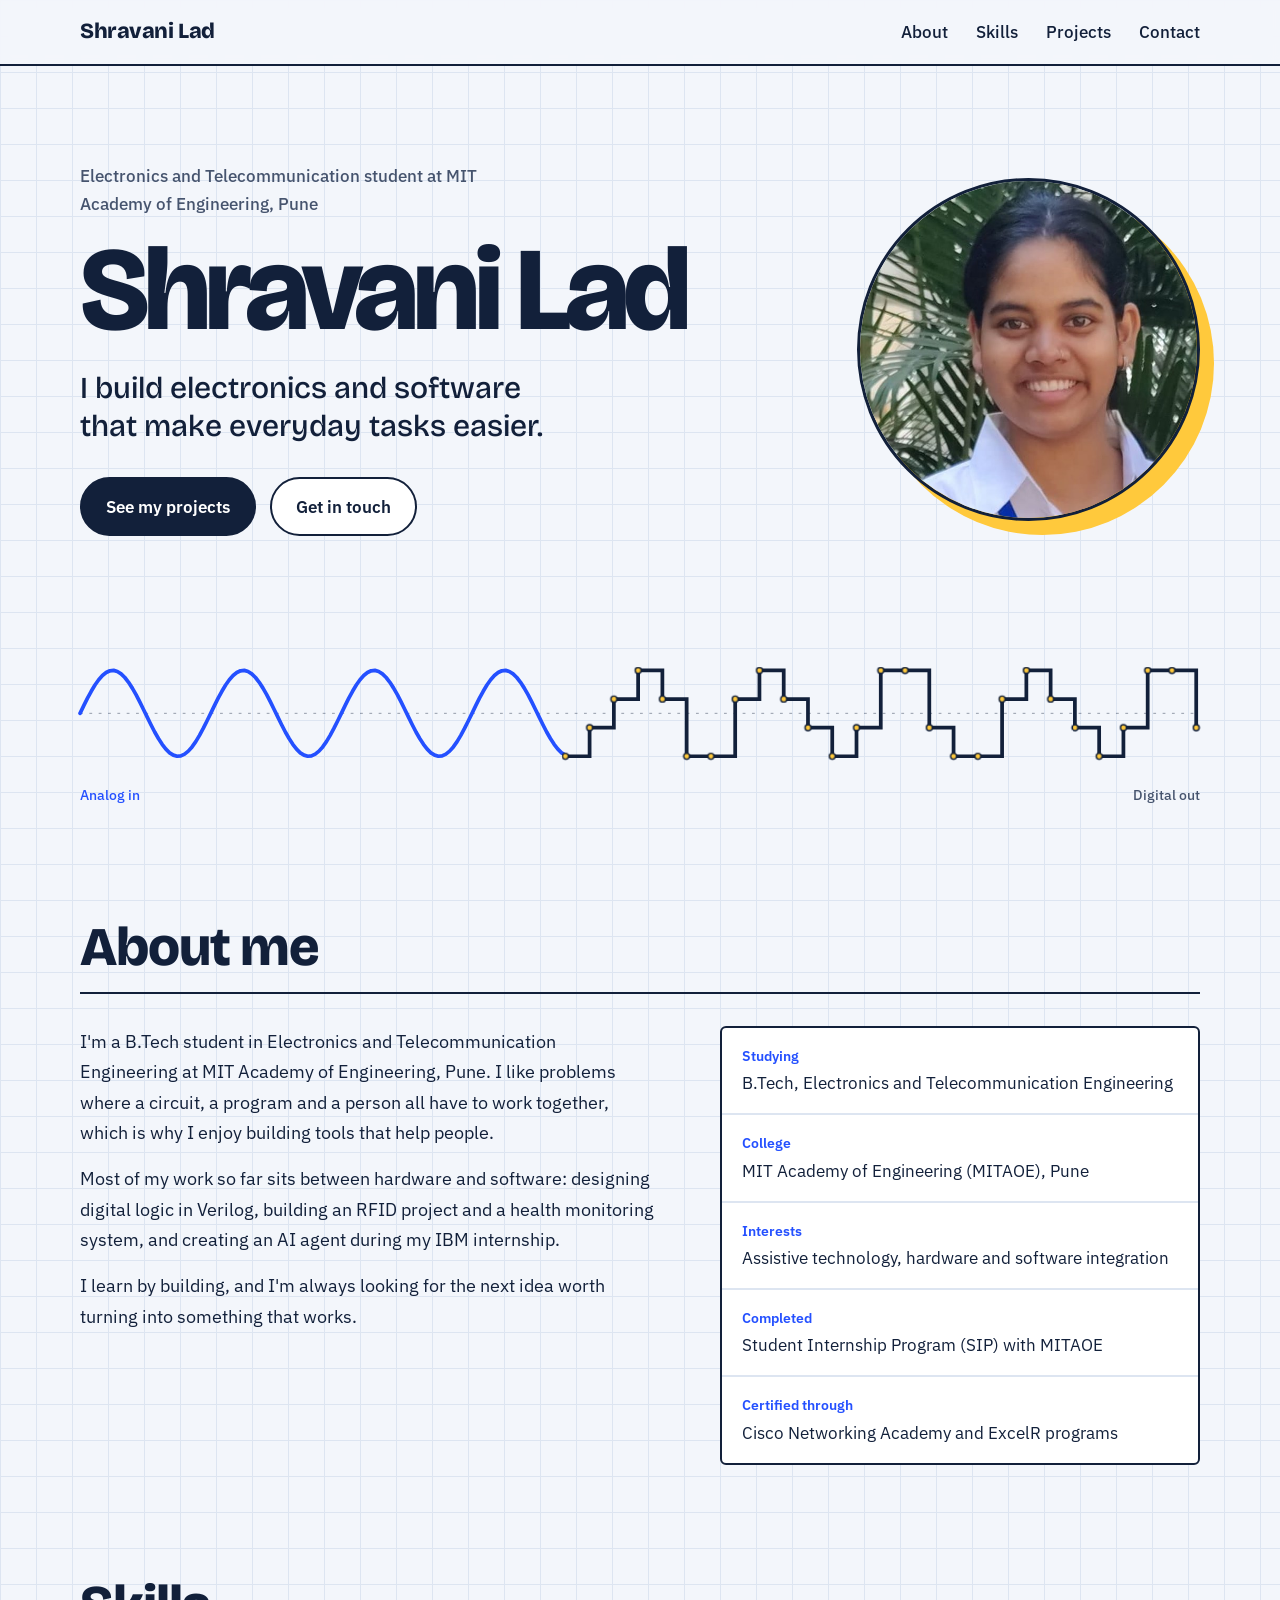
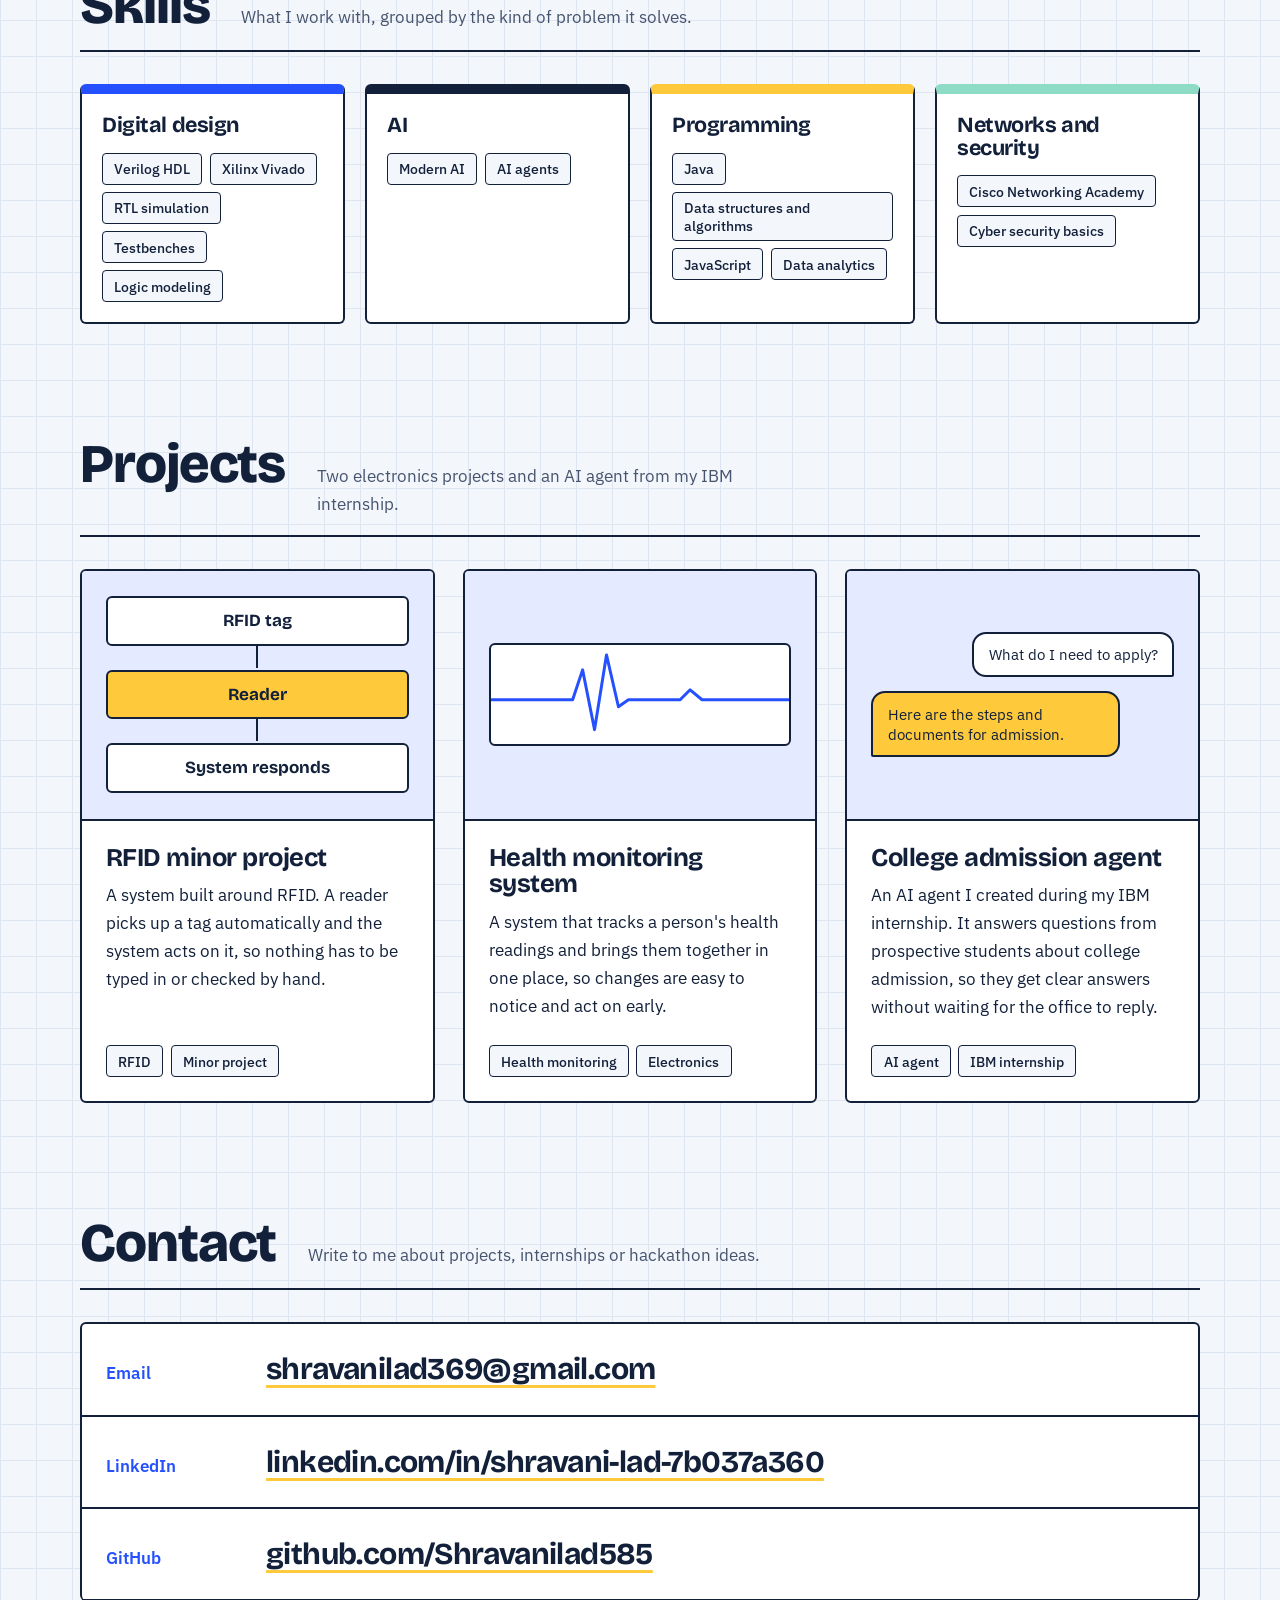
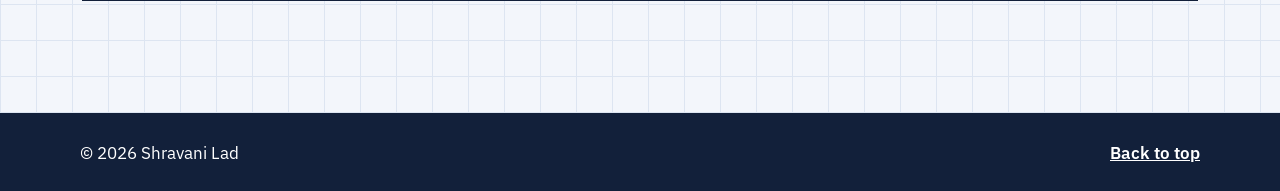
<file: index.html>
<!DOCTYPE html>
<html lang="en">
  <head>
    <meta charset="UTF-8" />
    <meta name="viewport" content="width=device-width, initial-scale=1, viewport-fit=cover" />
    <title>Shravani Lad | Electronics and Telecommunication Engineering</title>
    <meta
      name="description"
      content="Portfolio of Shravani Lad, an Electronics and Telecommunication student building electronics projects and AI agents."
    />
    <link rel="preconnect" href="https://fonts.googleapis.com" />
    <link rel="preconnect" href="https://fonts.gstatic.com" crossorigin />
    <link
      href="https://fonts.googleapis.com/css2?family=Bricolage+Grotesque:opsz,wght@12..96,500;12..96,700;12..96,800&family=IBM+Plex+Sans:wght@400;500;600&display=swap"
      rel="stylesheet"
    />
    <link rel="stylesheet" href="style.css" />
  </head>

  <body id="top">
    <a class="skip" href="#about">Skip to content</a>

    <header class="site-header">
      <nav class="nav" aria-label="Main">
        <a class="logo" href="#top">Shravani Lad</a>
        <ul class="nav-links">
          <li><a href="#about">About</a></li>
          <li><a href="#skills">Skills</a></li>
          <li><a href="#projects">Projects</a></li>
          <li><a href="#contact">Contact</a></li>
        </ul>
      </nav>
    </header>

    <main>
      <!-- INTRODUCTION -->
      <section class="hero wrap" aria-labelledby="hero-title">
        <div class="hero-text">
          <p class="hero-kicker">
            Electronics and Telecommunication student at MIT Academy of
            Engineering, Pune
          </p>
          <h1 id="hero-title">Shravani Lad</h1>
          <p class="hero-lead">
            I build electronics and software that make everyday tasks easier.
          </p>
          <div class="actions">
            <a class="btn btn-solid" href="#projects">See my projects</a>
            <a class="btn btn-line" href="#contact">Get in touch</a>
          </div>
        </div>

        <figure class="portrait">
          <span class="portrait-disc" aria-hidden="true"></span>
          <img
            src="[data-uri]"
            alt="Portrait of Shravani Lad smiling, standing in front of palm leaves"
            width="640"
            height="640"
          />
        </figure>

        <!-- Analog signal becoming a sampled, digital one -->
        <figure class="trace">
          <svg
            viewBox="0 0 1200 140"
            role="img"
            aria-label="A smooth analog sine wave on the left turns into a sampled, stepped digital signal on the right"
          >
            <line class="trace-axis" x1="0" y1="70" x2="1200" y2="70" />
            <path class="trace-analog" pathLength="1" d="M0.0,70.0 L4.0,61.8 L8.0,53.8 L12.0,46.4 L16.0,39.7 L20.0,34.0 L24.0,29.5 L28.0,26.3 L32.0,24.4 L36.0,24.0 L40.0,25.2 L44.0,27.7 L48.0,31.6 L52.0,36.8 L56.0,43.0 L60.0,50.0 L64.0,57.8 L68.0,65.9 L72.0,74.1 L76.0,82.2 L80.0,90.0 L84.0,97.0 L88.0,103.2 L92.0,108.4 L96.0,112.3 L100.0,114.8 L104.0,116.0 L108.0,115.6 L112.0,113.7 L116.0,110.5 L120.0,106.0 L124.0,100.3 L128.0,93.6 L132.0,86.2 L136.0,78.2 L140.0,70.0 L144.0,61.8 L148.0,53.8 L152.0,46.4 L156.0,39.7 L160.0,34.0 L164.0,29.5 L168.0,26.3 L172.0,24.4 L176.0,24.0 L180.0,25.2 L184.0,27.7 L188.0,31.6 L192.0,36.8 L196.0,43.0 L200.0,50.0 L204.0,57.8 L208.0,65.9 L212.0,74.1 L216.0,82.2 L220.0,90.0 L224.0,97.0 L228.0,103.2 L232.0,108.4 L236.0,112.3 L240.0,114.8 L244.0,116.0 L248.0,115.6 L252.0,113.7 L256.0,110.5 L260.0,106.0 L264.0,100.3 L268.0,93.6 L272.0,86.2 L276.0,78.2 L280.0,70.0 L284.0,61.8 L288.0,53.8 L292.0,46.4 L296.0,39.7 L300.0,34.0 L304.0,29.5 L308.0,26.3 L312.0,24.4 L316.0,24.0 L320.0,25.2 L324.0,27.7 L328.0,31.6 L332.0,36.8 L336.0,43.0 L340.0,50.0 L344.0,57.8 L348.0,65.9 L352.0,74.1 L356.0,82.2 L360.0,90.0 L364.0,97.0 L368.0,103.2 L372.0,108.4 L376.0,112.3 L380.0,114.8 L384.0,116.0 L388.0,115.6 L392.0,113.7 L396.0,110.5 L400.0,106.0 L404.0,100.3 L408.0,93.6 L412.0,86.2 L416.0,78.2 L420.0,70.0 L424.0,61.8 L428.0,53.8 L432.0,46.4 L436.0,39.7 L440.0,34.0 L444.0,29.5 L448.0,26.3 L452.0,24.4 L456.0,24.0 L460.0,25.2 L464.0,27.7 L468.0,31.6 L472.0,36.8 L476.0,43.0 L480.0,50.0 L484.0,57.8 L488.0,65.9 L492.0,74.1 L496.0,82.2 L500.0,90.0 L504.0,97.0 L508.0,103.2 L512.0,108.4 L516.0,112.3 L520.0,114.8" />
            <path class="trace-digital" pathLength="1" d="M520,116.0 L546,116.0 L546,85.3 L572,85.3 L572,54.7 L598,54.7 L598,24.0 L624,24.0 L624,54.7 L650,54.7 L650,116.0 L676,116.0 L676,116.0 L702,116.0 L702,54.7 L728,54.7 L728,24.0 L754,24.0 L754,54.7 L780,54.7 L780,85.3 L806,85.3 L806,116.0 L832,116.0 L832,85.3 L858,85.3 L858,24.0 L884,24.0 L884,24.0 L910,24.0 L910,85.3 L936,85.3 L936,116.0 L962,116.0 L962,116.0 L988,116.0 L988,54.7 L1014,54.7 L1014,24.0 L1040,24.0 L1040,54.7 L1066,54.7 L1066,85.3 L1092,85.3 L1092,116.0 L1118,116.0 L1118,85.3 L1144,85.3 L1144,24.0 L1170,24.0 L1170,24.0 L1196,24.0 L1196,85.3" />
            <g class="trace-dots"><circle cx="520" cy="116.0" r="3.2"/><circle cx="546" cy="85.3" r="3.2"/><circle cx="572" cy="54.7" r="3.2"/><circle cx="598" cy="24.0" r="3.2"/><circle cx="624" cy="54.7" r="3.2"/><circle cx="650" cy="116.0" r="3.2"/><circle cx="676" cy="116.0" r="3.2"/><circle cx="702" cy="54.7" r="3.2"/><circle cx="728" cy="24.0" r="3.2"/><circle cx="754" cy="54.7" r="3.2"/><circle cx="780" cy="85.3" r="3.2"/><circle cx="806" cy="116.0" r="3.2"/><circle cx="832" cy="85.3" r="3.2"/><circle cx="858" cy="24.0" r="3.2"/><circle cx="884" cy="24.0" r="3.2"/><circle cx="910" cy="85.3" r="3.2"/><circle cx="936" cy="116.0" r="3.2"/><circle cx="962" cy="116.0" r="3.2"/><circle cx="988" cy="54.7" r="3.2"/><circle cx="1014" cy="24.0" r="3.2"/><circle cx="1040" cy="54.7" r="3.2"/><circle cx="1066" cy="85.3" r="3.2"/><circle cx="1092" cy="116.0" r="3.2"/><circle cx="1118" cy="85.3" r="3.2"/><circle cx="1144" cy="24.0" r="3.2"/><circle cx="1170" cy="24.0" r="3.2"/><circle cx="1196" cy="85.3" r="3.2"/></g>
          </svg>
          <figcaption class="trace-caption">
            <span>Analog in</span>
            <span>Digital out</span>
          </figcaption>
        </figure>
      </section>

      <!-- ABOUT -->
      <section id="about" class="block wrap" aria-labelledby="about-title">
        <div class="block-head">
          <h2 id="about-title">About me</h2>
        </div>
        <div class="about-grid">
          <div class="prose">
            <p>
              I'm a B.Tech student in Electronics and Telecommunication
              Engineering at MIT Academy of Engineering, Pune. I like problems
              where a circuit, a program and a person all have to work together,
              which is why I enjoy building tools that help people.
            </p>
            <p>
              Most of my work so far sits between hardware and software:
              designing digital logic in Verilog, building an RFID project and
              a health monitoring system, and creating an AI agent during my
              IBM internship.
            </p>
            <p>
              I learn by building, and I'm always looking for the next idea
              worth turning into something that works.
            </p>
          </div>

          <dl class="facts">
            <div>
              <dt>Studying</dt>
              <dd>B.Tech, Electronics and Telecommunication Engineering</dd>
            </div>
            <div>
              <dt>College</dt>
              <dd>MIT Academy of Engineering (MITAOE), Pune</dd>
            </div>
            <div>
              <dt>Interests</dt>
              <dd>
                Assistive technology, hardware and software integration
              </dd>
            </div>
            <div>
              <dt>Completed</dt>
              <dd>Student Internship Program (SIP) with MITAOE</dd>
            </div>
            <div>
              <dt>Certified through</dt>
              <dd>Cisco Networking Academy and ExcelR programs</dd>
            </div>
          </dl>
        </div>
      </section>

      <!-- SKILLS -->
      <section id="skills" class="block wrap" aria-labelledby="skills-title">
        <div class="block-head">
          <h2 id="skills-title">Skills</h2>
          <p>What I work with, grouped by the kind of problem it solves.</p>
        </div>

        <div class="skills-grid">
          <article class="skill-group g-blue">
            <h3>Digital design</h3>
            <ul class="chips">
              <li>Verilog HDL</li>
              <li>Xilinx Vivado</li>
              <li>RTL simulation</li>
              <li>Testbenches</li>
              <li>Logic modeling</li>
            </ul>
          </article>

          <article class="skill-group g-ink">
            <h3>AI</h3>
            <ul class="chips">
              <li>Modern AI</li>
              <li>AI agents</li>
            </ul>
          </article>

          <article class="skill-group g-yellow">
            <h3>Programming</h3>
            <ul class="chips">
              <li>Java</li>
              <li>Data structures and algorithms</li>
              <li>JavaScript</li>
              <li>Data analytics</li>
            </ul>
          </article>

          <article class="skill-group g-mint">
            <h3>Networks and security</h3>
            <ul class="chips">
              <li>Cisco Networking Academy</li>
              <li>Cyber security basics</li>
            </ul>
          </article>
        </div>
      </section>

      <!-- PROJECTS -->
      <section id="projects" class="block wrap" aria-labelledby="projects-title">
        <div class="block-head">
          <h2 id="projects-title">Projects</h2>
          <p>
            Two electronics projects and an AI agent from my IBM internship.
          </p>
        </div>

        <div class="project-grid">
          <!-- RFID -->
          <article class="project">
            <div class="project-visual" aria-hidden="true">
              <ol class="steps">
                <li>RFID tag</li>
                <li class="hot">Reader</li>
                <li>System responds</li>
              </ol>
            </div>
            <div class="project-body">
              <h3>RFID minor project</h3>
              <p>
                A system built around RFID. A reader picks up a tag
                automatically and the system acts on it, so nothing has to be
                typed in or checked by hand.
              </p>
              <ul class="chips">
                <li>RFID</li>
                <li>Minor project</li>
              </ul>
            </div>
          </article>

          <!-- Health monitoring -->
          <article class="project">
            <div class="project-visual" aria-hidden="true">
              <svg class="pulse" viewBox="0 0 300 100" role="presentation">
                <path d="M0,55 L70,55 L82,55 L92,25 L104,85 L116,10 L128,62 L138,55 L190,55 L200,45 L212,55 L300,55" />
              </svg>
            </div>
            <div class="project-body">
              <h3>Health monitoring system</h3>
              <p>
                A system that tracks a person's health readings and brings
                them together in one place, so changes are easy to notice and
                act on early.
              </p>
              <ul class="chips">
                <li>Health monitoring</li>
                <li>Electronics</li>
              </ul>
            </div>
          </article>

          <!-- Admission agent -->
          <article class="project">
            <div class="project-visual" aria-hidden="true">
              <p class="bubble ask">What do I need to apply?</p>
              <p class="bubble reply">Here are the steps and documents for admission.</p>
            </div>
            <div class="project-body">
              <h3>College admission agent</h3>
              <p>
                An AI agent I created during my IBM internship. It answers
                questions from prospective students about college admission,
                so they get clear answers without waiting for the office to
                reply.
              </p>
              <ul class="chips">
                <li>AI agent</li>
                <li>IBM internship</li>
              </ul>
            </div>
          </article>
        </div>
      </section>

      <!-- CONTACT -->
      <section id="contact" class="block wrap" aria-labelledby="contact-title">
        <div class="block-head">
          <h2 id="contact-title">Contact</h2>
          <p>
            Write to me about projects, internships or hackathon ideas.
          </p>
        </div>

        <ul class="contact-list">
          <li>
            <span class="contact-label">Email</span>
            <a href="mailto:shravanilad369@gmail.com">shravanilad369@gmail.com</a>
          </li>
          <li>
            <span class="contact-label">LinkedIn</span>
            <a
              href="https://www.linkedin.com/in/shravani-lad-7b037a360/"
              target="_blank"
              rel="noopener"
              >linkedin.com/in/shravani-lad-7b037a360</a
            >
          </li>
          <li>
            <span class="contact-label">GitHub</span>
            <a
              href="https://github.com/Shravanilad585"
              target="_blank"
              rel="noopener"
              >github.com/Shravanilad585</a
            >
          </li>
        </ul>
      </section>
    </main>

    <footer class="site-footer">
      <div class="wrap footer-inner">
        <p>&copy; 2026 Shravani Lad</p>
        <a href="#top">Back to top</a>
      </div>
    </footer>
  </body>
</html>
</file>
<file: style.css>
/* ==========================================================
   Shravani Lad | Portfolio
   Plain CSS. Design idea: an engineer's graph-paper notebook,
   with one signal trace (analog to digital) as the signature.
   ========================================================== */

/* ---------- Tokens ---------- */
:root {
  --paper: #f3f6fb;
  --panel: #ffffff;
  --ink: #12203a;
  --ink-soft: #46546e;
  --grid: #dde5f1;
  --blue: #2450ff;
  --blue-soft: #e4eaff;
  --yellow: #ffc93c;
  --mint: #8fdcc6;

  --font-display: "Bricolage Grotesque", "Trebuchet MS", system-ui, sans-serif;
  --font-body: "IBM Plex Sans", "Segoe UI", system-ui, sans-serif;

  --page: 1120px;
  --gutter: clamp(1.25rem, 5vw, 2.5rem);
}

/* ---------- Base ---------- */
:root {
  color-scheme: light;
  padding-top: env(safe-area-inset-top, 0px);
  padding-bottom: env(safe-area-inset-bottom, 0px);
}

*,
*::before,
*::after {
  box-sizing: border-box;
}

html {
  scroll-behavior: smooth;
  scroll-padding-top: 5.5rem;
  -webkit-text-size-adjust: 100%;
}

body {
  margin: 0;
  font-family: var(--font-body);
  font-size: 1.0625rem;
  line-height: 1.65;
  color: var(--ink);
  background-color: var(--paper);
  /* graph paper */
  background-image:
    linear-gradient(var(--grid) 1px, transparent 1px),
    linear-gradient(90deg, var(--grid) 1px, transparent 1px);
  background-size: 36px 36px;
}

img,
svg {
  display: block;
  max-width: 100%;
}

h1,
h2,
h3 {
  font-family: var(--font-display);
  line-height: 1.05;
  margin: 0;
  letter-spacing: -0.02em;
}

p {
  margin: 0 0 1rem;
}

ul,
ol,
dl {
  margin: 0;
  padding: 0;
}

a {
  color: inherit;
}

:focus-visible {
  outline: 3px solid var(--blue);
  outline-offset: 3px;
  border-radius: 2px;
}

.skip {
  position: absolute;
  left: 1rem;
  top: -4rem;
  background: var(--ink);
  color: #fff;
  padding: 0.6rem 1rem;
  z-index: 20;
}
.skip:focus {
  top: 1rem;
}

.wrap {
  width: min(100% - 2 * var(--gutter), var(--page));
  margin-inline: auto;
}

/* ---------- Header ---------- */
.site-header {
  position: sticky;
  top: 0;
  z-index: 10;
  background: rgba(243, 246, 251, 0.92);
  -webkit-backdrop-filter: blur(6px);
  backdrop-filter: blur(6px);
  border-bottom: 2px solid var(--ink);
}

.nav {
  width: min(100% - 2 * var(--gutter), var(--page));
  margin-inline: auto;
  display: flex;
  align-items: center;
  justify-content: space-between;
  gap: 1.5rem;
  padding-block: 0.9rem;
}

.logo {
  font-family: var(--font-display);
  font-weight: 800;
  font-size: 1.35rem;
  letter-spacing: -0.02em;
  text-decoration: none;
}

.nav-links {
  display: flex;
  gap: 1.75rem;
  list-style: none;
}

.nav-links a {
  text-decoration: none;
  font-weight: 500;
  padding-block: 0.25rem;
  background-image: linear-gradient(var(--blue), var(--blue));
  background-repeat: no-repeat;
  background-position: 0 100%;
  background-size: 0 3px;
  transition: background-size 180ms ease;
}

.nav-links a:hover {
  background-size: 100% 3px;
}

/* ---------- Hero (introduction) ---------- */
.hero {
  display: grid;
  grid-template-columns: minmax(0, 1.35fr) minmax(0, 0.65fr);
  gap: clamp(1.5rem, 5vw, 4rem);
  align-items: center;
  padding-top: clamp(3rem, 8vw, 6rem);
}

.hero-kicker {
  font-weight: 500;
  color: var(--ink-soft);
  max-width: 46ch;
  margin-bottom: 1.1rem;
}

.hero h1 {
  font-weight: 800;
  font-size: clamp(3.2rem, 9.5vw, 7.4rem);
  letter-spacing: -0.045em;
  line-height: 0.92;
  margin-bottom: 1.5rem;
}

.hero-lead {
  font-family: var(--font-display);
  font-weight: 500;
  font-size: clamp(1.35rem, 2.6vw, 1.9rem);
  line-height: 1.25;
  max-width: 24ch;
  margin-bottom: 2rem;
}

.actions {
  display: flex;
  flex-wrap: wrap;
  gap: 0.9rem;
}

.btn {
  display: inline-block;
  font-weight: 600;
  text-decoration: none;
  padding: 0.85rem 1.5rem;
  border: 2px solid var(--ink);
  border-radius: 999px;
  transition: transform 150ms ease, box-shadow 150ms ease,
    background-color 150ms ease;
}

.btn-solid {
  background: var(--ink);
  color: #fff;
}

.btn-line {
  background: var(--panel);
  color: var(--ink);
}

.btn:hover {
  transform: translate(-2px, -2px);
  box-shadow: 4px 4px 0 var(--yellow);
}

/* Portrait */
.portrait {
  position: relative;
  margin: 0;
  justify-self: center;
  width: min(100%, 360px);
  aspect-ratio: 1;
}

.portrait-disc {
  position: absolute;
  inset: 0;
  border-radius: 50%;
  background: var(--yellow);
  transform: translate(14px, 14px);
}

.portrait img {
  position: relative;
  width: 100%;
  height: 100%;
  object-fit: cover;
  border-radius: 50%;
  border: 3px solid var(--ink);
  background: var(--panel);
}

/* Signature: analog to digital trace */
.trace {
  grid-column: 1 / -1;
  margin: clamp(1.5rem, 4vw, 3rem) 0 0;
}

.trace svg {
  width: 100%;
  height: auto;
  overflow: visible;
}

.trace-axis {
  stroke: var(--ink);
  stroke-width: 1;
  stroke-dasharray: 3 7;
  opacity: 0.45;
}

.trace-analog,
.trace-digital {
  fill: none;
  stroke-linecap: round;
  stroke-linejoin: round;
}

.trace-analog {
  stroke: var(--blue);
  stroke-width: 4;
  stroke-dasharray: 1;
  stroke-dashoffset: 0;
  animation: draw 1.6s ease-out both;
}

.trace-digital {
  stroke: var(--ink);
  stroke-width: 4;
  stroke-linejoin: miter;
  stroke-dasharray: 1;
  stroke-dashoffset: 0;
  animation: draw 1.4s ease-out 1.1s both;
}

.trace-dots circle {
  fill: var(--yellow);
  stroke: var(--ink);
  stroke-width: 1.5;
}

.trace-dots {
  animation: show 0.5s ease-out 1.1s both;
}

.trace-caption {
  display: flex;
  justify-content: space-between;
  font-size: 0.9rem;
  font-weight: 500;
  color: var(--ink-soft);
  margin-top: 0.25rem;
}

.trace-caption span:first-child {
  color: var(--blue);
}

@keyframes show {
  from {
    opacity: 0;
  }
  to {
    opacity: 1;
  }
}

@keyframes draw {
  from {
    stroke-dashoffset: 1;
  }
  to {
    stroke-dashoffset: 0;
  }
}

/* ---------- Generic sections ---------- */
.block {
  padding-top: clamp(4rem, 9vw, 7rem);
}

.block-head {
  display: flex;
  flex-wrap: wrap;
  align-items: baseline;
  gap: 0.5rem 2rem;
  padding-bottom: 1rem;
  margin-bottom: 2rem;
  border-bottom: 2px solid var(--ink);
}

.block-head h2 {
  font-weight: 800;
  font-size: clamp(2.2rem, 5vw, 3.4rem);
}

.block-head p {
  margin: 0;
  color: var(--ink-soft);
  max-width: 46ch;
}

/* ---------- About ---------- */
.about-grid {
  display: grid;
  grid-template-columns: minmax(0, 1.2fr) minmax(0, 1fr);
  gap: clamp(2rem, 5vw, 4rem);
  align-items: start;
}

.prose {
  max-width: 62ch;
}

.prose p {
  font-size: 1.15rem;
}

.facts {
  background: var(--panel);
  border: 2px solid var(--ink);
  border-radius: 6px;
}

.facts > div {
  padding: 1rem 1.25rem;
}

.facts > div + div {
  border-top: 2px solid var(--grid);
}

.facts dt {
  font-weight: 600;
  font-size: 0.9rem;
  color: var(--blue);
  margin-bottom: 0.1rem;
}

.facts dd {
  margin: 0;
}

/* ---------- Skills ---------- */
.skills-grid {
  display: grid;
  grid-template-columns: repeat(4, minmax(0, 1fr));
  gap: 1.25rem;
}

.skill-group {
  background: var(--panel);
  border: 2px solid var(--ink);
  border-top-width: 10px;
  border-radius: 6px;
  padding: 1.25rem;
}

.skill-group h3 {
  font-weight: 700;
  font-size: 1.35rem;
  margin-bottom: 1rem;
}

.g-blue {
  border-top-color: var(--blue);
}
.g-ink {
  border-top-color: var(--ink);
}
.g-yellow {
  border-top-color: var(--yellow);
}
.g-mint {
  border-top-color: var(--mint);
}

.chips {
  display: flex;
  flex-wrap: wrap;
  gap: 0.45rem;
  list-style: none;
}

.chips li {
  font-size: 0.9rem;
  font-weight: 500;
  line-height: 1.2;
  padding: 0.4rem 0.7rem;
  background: var(--paper);
  border: 1.5px solid var(--ink);
  border-radius: 4px;
}

/* ---------- Projects ---------- */
.project {
  background: var(--panel);
  border: 2px solid var(--ink);
  border-radius: 6px;
  overflow: hidden;
  display: flex;
  flex-direction: column;
}

.project h3 {
  font-weight: 700;
  font-size: 1.6rem;
  margin-bottom: 0.6rem;
}

.project-body {
  padding: 1.5rem;
  display: flex;
  flex-direction: column;
  flex: 1;
}

.project-body .chips {
  margin-top: auto;
  padding-top: 0.5rem;
}

.project-body p {
  max-width: 60ch;
}

/* Project grid */
.project-grid {
  display: grid;
  grid-template-columns: repeat(3, minmax(0, 1fr));
  gap: 1.75rem;
}

.project-visual {
  background: var(--blue-soft);
  border-bottom: 2px solid var(--ink);
  padding: 1.5rem;
  height: 250px;
  display: flex;
  flex-direction: column;
  justify-content: center;
}

/* RFID: tag, reader, response */
.steps {
  list-style: none;
  display: flex;
  flex-direction: column;
  gap: 1.5rem;
}

.steps li {
  position: relative;
  text-align: center;
  font-family: var(--font-display);
  font-weight: 700;
  background: var(--panel);
  border: 2px solid var(--ink);
  border-radius: 6px;
  padding: 0.55rem 1rem;
}

.steps li.hot {
  background: var(--yellow);
}

.steps li:not(:last-child)::after {
  content: "";
  position: absolute;
  left: 50%;
  top: 100%;
  width: 2px;
  height: 1.5rem;
  background: var(--ink);
  transform: translateX(-1px);
}

/* Health: pulse line */
.pulse {
  width: 100%;
  background: var(--panel);
  border: 2px solid var(--ink);
  border-radius: 6px;
}

.pulse path {
  fill: none;
  stroke: var(--blue);
  stroke-width: 3;
  stroke-linejoin: round;
  stroke-linecap: round;
}

/* Agent: chat bubbles */
.bubble {
  max-width: 82%;
  margin: 0 0 0.9rem;
  padding: 0.65rem 0.9rem;
  border: 2px solid var(--ink);
  font-size: 0.95rem;
  line-height: 1.35;
}

.bubble:last-child {
  margin-bottom: 0;
}

.bubble.ask {
  align-self: flex-end;
  background: var(--panel);
  border-radius: 14px 14px 2px 14px;
}

.bubble.reply {
  align-self: flex-start;
  background: var(--yellow);
  border-radius: 14px 14px 14px 2px;
}

/* ---------- Contact ---------- */
.contact-list {
  list-style: none;
  border-top: 2px solid var(--ink);
  background: var(--panel);
  border-inline: 2px solid var(--ink);
  border-radius: 6px;
}

.contact-list li {
  display: grid;
  grid-template-columns: 9rem minmax(0, 1fr);
  gap: 1rem;
  align-items: baseline;
  padding: 1.25rem 1.5rem;
  border-bottom: 2px solid var(--ink);
}

.contact-label {
  font-weight: 600;
  color: var(--blue);
}

.contact-list a {
  font-family: var(--font-display);
  font-weight: 700;
  font-size: clamp(1.15rem, 3vw, 1.9rem);
  letter-spacing: -0.02em;
  overflow-wrap: anywhere;
  text-decoration-thickness: 3px;
  text-decoration-color: var(--yellow);
  text-underline-offset: 6px;
}

.contact-list a:hover {
  text-decoration-color: var(--blue);
}

/* ---------- Footer ---------- */
.site-footer {
  margin-top: clamp(4rem, 9vw, 7rem);
  border-top: 2px solid var(--ink);
  background: var(--ink);
  color: #fff;
}

.footer-inner {
  display: flex;
  flex-wrap: wrap;
  justify-content: space-between;
  gap: 0.75rem 2rem;
  padding-block: 1.5rem;
}

.footer-inner p {
  margin: 0;
}

.footer-inner a {
  font-weight: 600;
}

/* ==========================================================
   Responsive
   ========================================================== */
@media (max-width: 1000px) {
  .project-grid {
    grid-template-columns: minmax(0, 1fr);
  }

  .skills-grid {
    grid-template-columns: repeat(2, minmax(0, 1fr));
  }
}

@media (max-width: 860px) {
  .hero {
    grid-template-columns: minmax(0, 1fr);
  }

  .portrait {
    order: -1;
    width: 190px;
    justify-self: start;
  }

  .portrait-disc {
    transform: translate(9px, 9px);
  }

  .about-grid {
    grid-template-columns: minmax(0, 1fr);
  }
}

@media (max-width: 600px) {
  .trace-analog,
  .trace-digital {
    stroke-width: 9;
  }

  .trace-dots circle {
    r: 7;
    stroke-width: 3;
  }

  body {
    font-size: 1rem;
  }

  .site-header {
    position: static;
  }

  .nav {
    flex-direction: column;
    align-items: flex-start;
    gap: 0.5rem;
  }

  .nav-links {
    gap: 1.25rem;
  }

  .skills-grid {
    grid-template-columns: minmax(0, 1fr);
  }

  .contact-list li {
    grid-template-columns: minmax(0, 1fr);
    gap: 0.25rem;
  }

  .actions .btn {
    flex: 1 1 100%;
    text-align: center;
  }
}

/* Respect people who ask for less motion */
@media (prefers-reduced-motion: reduce) {
  html {
    scroll-behavior: auto;
  }

  .trace-analog,
  .trace-digital,
  .trace-dots {
    animation: none;
  }

  .btn,
  .nav-links a {
    transition: none;
  }

  .btn:hover {
    transform: none;
  }
}
</file>
